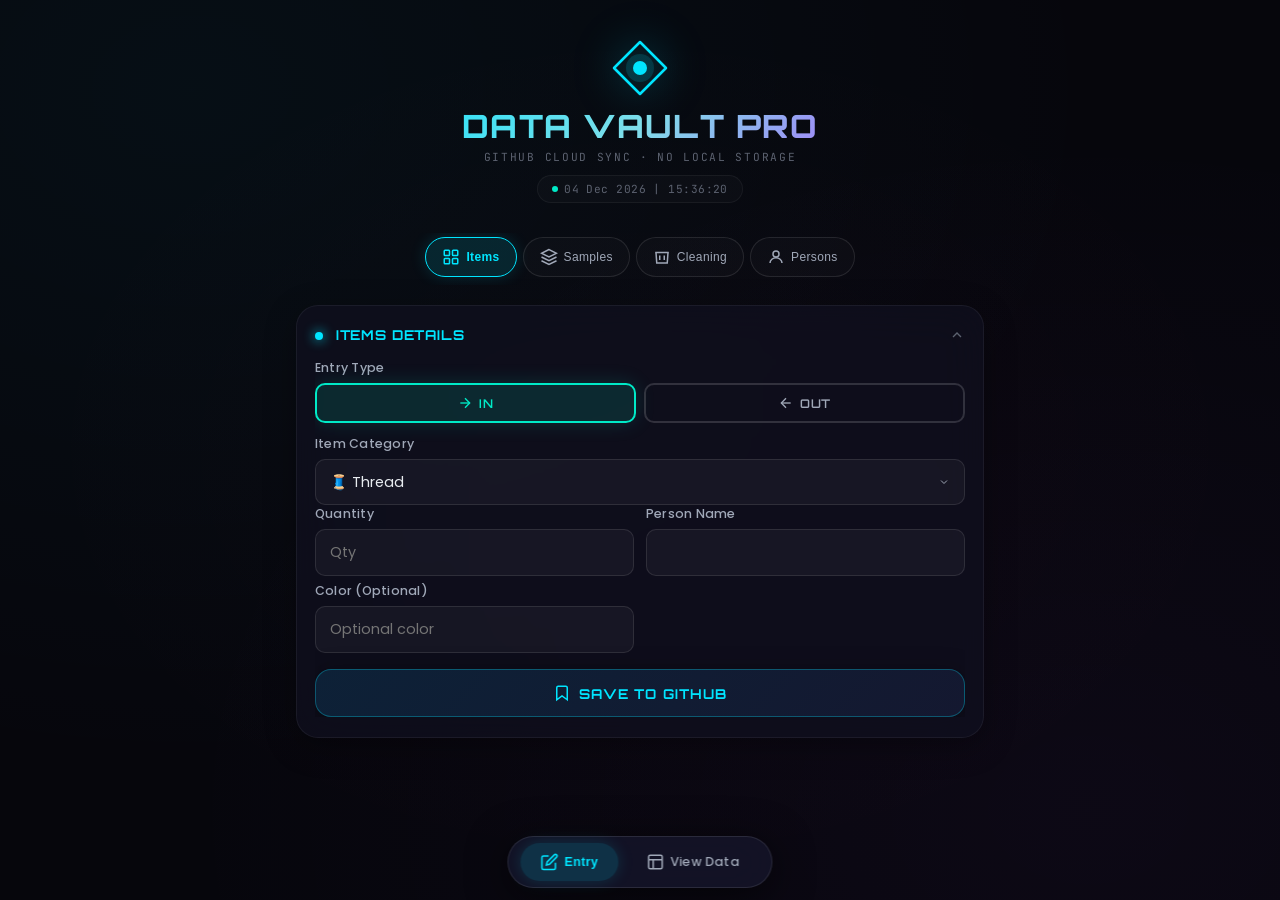
<file: index.html>
<!DOCTYPE html>
<html lang="en">
<head>
    <meta charset="UTF-8">
    <meta name="viewport" content="width=device-width, initial-scale=1.0">
    <title>DataVault Pro — GitHub Sync</title>
    <link rel="stylesheet" href="style.css">
    <link href="https://fonts.googleapis.com/css2?family=Orbitron:wght@400;500;600;700;800;900&family=Poppins:wght@300;400;500;600;700&family=JetBrains+Mono:wght@400;500;600&display=swap" rel="stylesheet">
</head>
<body>
    <div class="bg-particles" id="bgParticles"></div>
    <div class="toast-container" id="toastContainer"></div>

    <div class="app-container">
        <header class="app-header">
            <svg class="logo-icon" width="64" height="64" viewBox="0 0 64 64" fill="none">
                <path d="M32 6L58 32L32 58L6 32L32 6Z" stroke="url(#logoGrad)" stroke-width="2.5" stroke-linejoin="round"/>
                <circle cx="32" cy="32" r="14" fill="url(#logoGrad)" opacity="0.15"/>
                <circle cx="32" cy="32" r="7" fill="url(#logoGrad)"/>
                <defs>
                    <linearGradient id="logoGrad" x1="6" y1="6" x2="58" y2="58">
                        <stop offset="0%" stop-color="#00e5ff"/>
                        <stop offset="100%" stop-color="#b44dff"/>
                    </linearGradient>
                </defs>
            </svg>
            <h1>DATA VAULT PRO</h1>
            <p class="subtitle">GitHub Cloud Sync · No Local Storage</p>
            <div class="live-time-wrapper">
                <span class="timestamp-display" id="liveTimestamp">
                    <span class="live-dot"></span><span id="liveTimeText">--</span>
                </span>
            </div>
        </header>

        <nav class="category-tabs" id="categoryTabs">
            <button class="cat-tab active" data-cat="items">
                <svg width="18" height="18" viewBox="0 0 24 24" fill="none" stroke="currentColor" stroke-width="2"><rect x="3" y="3" width="7" height="7" rx="1"/><rect x="14" y="3" width="7" height="7" rx="1"/><rect x="3" y="14" width="7" height="7" rx="1"/><rect x="14" y="14" width="7" height="7" rx="1"/></svg>
                Items
            </button>
            <button class="cat-tab" data-cat="samples">
                <svg width="18" height="18" viewBox="0 0 24 24" fill="none" stroke="currentColor" stroke-width="2"><path d="M12 2L2 7l10 5 10-5-10-5z"/><path d="M2 17l10 5 10-5"/><path d="M2 12l10 5 10-5"/></svg>
                Samples
            </button>
            <button class="cat-tab" data-cat="cleaning">
                <svg width="18" height="18" viewBox="0 0 24 24" fill="none" stroke="currentColor" stroke-width="2"><path d="M3 6h18"/><path d="M4 6l1 14h14l1-14"/><path d="M9 10v6"/><path d="M15 10v6"/></svg>
                Cleaning
            </button>
            <button class="cat-tab" data-cat="persons">
                <svg width="18" height="18" viewBox="0 0 24 24" fill="none" stroke="currentColor" stroke-width="2"><circle cx="12" cy="8" r="4"/><path d="M4 20c0-4 4-7 8-7s8 3 8 7"/></svg>
                Persons
            </button>
        </nav>

        <div id="formContainer">
            <!-- Items Form (identical to previous, just using API) -->
            <div class="glass-card collapsible open" id="itemsForm">
                <div class="collapsible-header section-title" data-target="itemsBody">
                    <span><span class="icon-dot"></span> Items Details</span>
                    <svg class="chevron" width="16" height="16" viewBox="0 0 24 24" fill="none" stroke="currentColor" stroke-width="2"><polyline points="6 9 12 15 18 9"/></svg>
                </div>
                <div class="collapsible-body" id="itemsBody">
                    <label>Entry Type</label>
                    <div class="toggle-group" id="itemsInOut">
                        <button class="toggle-btn active-in" data-val="in">
                            <svg width="16" height="16" viewBox="0 0 24 24" fill="none" stroke="currentColor" stroke-width="2"><path d="M5 12h14"/><path d="M12 5l7 7-7 7"/></svg> IN
                        </button>
                        <button class="toggle-btn" data-val="out">
                            <svg width="16" height="16" viewBox="0 0 24 24" fill="none" stroke="currentColor" stroke-width="2"><path d="M5 12h14"/><path d="M12 19l-7-7 7-7"/></svg> OUT
                        </button>
                    </div>
                    <label>Item Category</label>
                    <select id="itemsSubCat">
                        <option value="thread">🧵 Thread</option>
                        <option value="cdSequence">💿 CD Sequence</option>
                        <option value="roleFussing">🔧 Role Fussing</option>
                        <option value="bobbin">🧶 Bobbin</option>
                        <option value="cone">📐 Cone</option>
                        <option value="colySequence">🎨 Coly Sequence</option>
                        <option value="otherItem">📦 Other Item</option>
                    </select>
                    <div id="itemsDynamicFields" class="dynamic-fields"></div>
                    <button class="btn-submit" id="btnSubmitItems">
                        <span class="btn-shimmer"></span>
                        <svg width="18" height="18" viewBox="0 0 24 24" fill="none" stroke="currentColor" stroke-width="2"><path d="M19 21l-7-5-7 5V5a2 2 0 0 1 2-2h10a2 2 0 0 1 2 2z"/></svg>
                        Save to GitHub
                    </button>
                </div>
            </div>

            <!-- Samples Form -->
            <div class="glass-card collapsible" id="samplesForm" style="display:none;">
                <div class="collapsible-header section-title" data-target="samplesBody">
                    <span><span class="icon-dot"></span> Sample Details</span>
                    <svg class="chevron" width="16" height="16" viewBox="0 0 24 24" fill="none" stroke="currentColor" stroke-width="2"><polyline points="6 9 12 15 18 9"/></svg>
                </div>
                <div class="collapsible-body" id="samplesBody">
                    <label>Entry Type</label>
                    <div class="toggle-group" id="samplesInOut">
                        <button class="toggle-btn active-in" data-val="in">
                            <svg width="16" height="16" viewBox="0 0 24 24" fill="none" stroke="currentColor" stroke-width="2"><path d="M5 12h14"/><path d="M12 5l7 7-7 7"/></svg> IN
                        </button>
                        <button class="toggle-btn" data-val="out">
                            <svg width="16" height="16" viewBox="0 0 24 24" fill="none" stroke="currentColor" stroke-width="2"><path d="M5 12h14"/><path d="M12 19l-7-7 7-7"/></svg> OUT
                        </button>
                    </div>
                    <div class="form-row">
                        <div><label>Sample Name</label><input type="text" id="sampleName" placeholder="e.g. Fabric-A1"></div>
                        <div><label>Sample Color</label><input type="text" id="sampleColor" placeholder="e.g. Navy Blue"></div>
                    </div>
                    <div class="form-row full">
                        <div><label>Person Name</label><input type="text" id="samplePerson" placeholder="Person name"></div>
                    </div>
                    <button class="btn-submit" id="btnSubmitSamples">
                        <span class="btn-shimmer"></span>
                        <svg width="18" height="18" viewBox="0 0 24 24" fill="none" stroke="currentColor" stroke-width="2"><path d="M19 21l-7-5-7 5V5a2 2 0 0 1 2-2h10a2 2 0 0 1 2 2z"/></svg>
                        Save to GitHub
                    </button>
                </div>
            </div>

            <!-- Cleaning Form -->
            <div class="glass-card collapsible" id="cleaningForm" style="display:none;">
                <div class="collapsible-header section-title" data-target="cleaningBody">
                    <span><span class="icon-dot"></span> Cleaning Details</span>
                    <svg class="chevron" width="16" height="16" viewBox="0 0 24 24" fill="none" stroke="currentColor" stroke-width="2"><polyline points="6 9 12 15 18 9"/></svg>
                </div>
                <div class="collapsible-body" id="cleaningBody">
                    <label>Entry Type</label>
                    <div class="toggle-group" id="cleaningInOut">
                        <button class="toggle-btn active-in" data-val="in">
                            <svg width="16" height="16" viewBox="0 0 24 24" fill="none" stroke="currentColor" stroke-width="2"><path d="M5 12h14"/><path d="M12 5l7 7-7 7"/></svg> IN (Returned)
                        </button>
                        <button class="toggle-btn" data-val="out">
                            <svg width="16" height="16" viewBox="0 0 24 24" fill="none" stroke="currentColor" stroke-width="2"><path d="M5 12h14"/><path d="M12 19l-7-7 7-7"/></svg> OUT (Sent)
                        </button>
                    </div>
                    <div class="form-row">
                        <div><label>Size (Guzz)</label><input type="text" id="cleaningSize" placeholder="e.g. 42"></div>
                        <div><label>Person Name</label><input type="text" id="cleaningPerson" placeholder="Person name"></div>
                    </div>
                    <button class="btn-submit" id="btnSubmitCleaning">
                        <span class="btn-shimmer"></span>
                        <svg width="18" height="18" viewBox="0 0 24 24" fill="none" stroke="currentColor" stroke-width="2"><path d="M19 21l-7-5-7 5V5a2 2 0 0 1 2-2h10a2 2 0 0 1 2 2z"/></svg>
                        Save to GitHub
                    </button>
                </div>
            </div>

            <!-- Persons Form -->
            <div class="glass-card collapsible" id="personsForm" style="display:none;">
                <div class="collapsible-header section-title" data-target="personsBody">
                    <span><span class="icon-dot"></span> Absent Person Details</span>
                    <svg class="chevron" width="16" height="16" viewBox="0 0 24 24" fill="none" stroke="currentColor" stroke-width="2"><polyline points="6 9 12 15 18 9"/></svg>
                </div>
                <div class="collapsible-body" id="personsBody">
                    <div class="form-row">
                        <div><label>Absent Person Name</label><input type="text" id="absentName" placeholder="Full name"></div>
                        <div><label>Reason (Optional)</label><input type="text" id="absentReason" placeholder="e.g. Sick leave"></div>
                    </div>
                    <button class="btn-submit" id="btnSubmitPersons">
                        <span class="btn-shimmer"></span>
                        <svg width="18" height="18" viewBox="0 0 24 24" fill="none" stroke="currentColor" stroke-width="2"><path d="M19 21l-7-5-7 5V5a2 2 0 0 1 2-2h10a2 2 0 0 1 2 2z"/></svg>
                        Save to GitHub
                    </button>
                </div>
            </div>
        </div>
    </div>

    <nav class="bottom-nav">
        <button class="nav-btn active" data-page="entry">
            <svg width="18" height="18" viewBox="0 0 24 24" fill="none" stroke="currentColor" stroke-width="2"><path d="M11 4H4a2 2 0 0 0-2 2v14a2 2 0 0 0 2 2h14a2 2 0 0 0 2-2v-7"/><path d="M18.5 2.5a2.121 2.121 0 0 1 3 3L12 15l-4 1 1-4 9.5-9.5z"/></svg>
            Entry
        </button>
        <a href="view.html" class="nav-btn">
            <svg width="18" height="18" viewBox="0 0 24 24" fill="none" stroke="currentColor" stroke-width="2"><rect x="3" y="3" width="18" height="18" rx="2"/><line x1="3" y1="9" x2="21" y2="9"/><line x1="9" y1="21" x2="9" y2="9"/></svg>
            View Data
        </a>
    </nav>

    <script src="script.js"></script>
</body>
</html>
</file>
<file: style.css>
:root {
    --bg-deep: #06060c;
    --bg-surface: #0c0c18;
    --bg-card: rgba(16, 16, 32, 0.7);
    --glass: rgba(255, 255, 255, 0.03);
    --glass-border: rgba(255, 255, 255, 0.06);
    --glass-hover: rgba(255, 255, 255, 0.08);
    --accent-cyan: #00e5ff;
    --accent-purple: #b44dff;
    --accent-pink: #ff3d7f;
    --accent-teal: #00eac7;
    --accent-gold: #ffb74d;
    --text-primary: #e8ecf1;
    --text-secondary: #a0a8b8;
    --text-muted: #5c6270;
    --radius-sm: 10px;
    --radius-md: 16px;
    --radius-lg: 22px;
    --transition-smooth: cubic-bezier(0.4, 0, 0.2, 1);
}

* {
    margin: 0;
    padding: 0;
    box-sizing: border-box;
}
html {
    scroll-behavior: smooth;
    font-size: 16px;
}
body {
    font-family: 'Poppins', sans-serif;
    background: var(--bg-deep);
    color: var(--text-primary);
    min-height: 100vh;
    overflow-x: hidden;
    -webkit-tap-highlight-color: transparent;
    background-image:
        radial-gradient(ellipse at 15% 10%, rgba(0,229,255,0.04) 0%, transparent 60%),
        radial-gradient(ellipse at 85% 90%, rgba(180,77,255,0.04) 0%, transparent 60%),
        radial-gradient(ellipse at 50% 50%, rgba(255,61,127,0.02) 0%, transparent 70%);
    background-attachment: fixed;
}

/* Particles */
.bg-particles {
    position: fixed;
    top: 0;
    left: 0;
    width: 100%;
    height: 100%;
    pointer-events: none;
    z-index: 0;
    overflow: hidden;
}
.particle {
    position: absolute;
    border-radius: 50%;
    animation: floatUp linear infinite;
    opacity: 0;
}
@keyframes floatUp {
    0% { transform: translateY(105vh) scale(0); opacity: 0; }
    10% { opacity: 1; }
    90% { opacity: 0.5; }
    100% { transform: translateY(-10vh) scale(1.4); opacity: 0; }
}

/* App Container */
.app-container {
    position: relative;
    z-index: 1;
    max-width: 720px;
    margin: 0 auto;
    padding: 12px 16px 100px;
    display: flex;
    flex-direction: column;
    gap: 20px;
}

/* Header */
.app-header {
    text-align: center;
    padding: 24px 16px 10px;
}
.logo-icon {
    display: block;
    margin: 0 auto 6px;
    animation: pulseGlow 3s ease-in-out infinite;
    filter: drop-shadow(0 0 20px rgba(0,229,255,0.5));
}
@keyframes pulseGlow {
    0%, 100% { filter: drop-shadow(0 0 20px rgba(0,229,255,0.5)); }
    50% { filter: drop-shadow(0 0 40px rgba(180,77,255,0.7)); }
}
.app-header h1 {
    font-family: 'Orbitron', sans-serif;
    font-size: clamp(1.5rem, 5vw, 2rem);
    font-weight: 800;
    letter-spacing: 0.04em;
    background: linear-gradient(135deg, var(--accent-cyan), #80deea, var(--accent-purple));
    -webkit-background-clip: text;
    -webkit-text-fill-color: transparent;
    background-clip: text;
    margin-bottom: 4px;
}
.subtitle {
    font-family: 'JetBrains Mono', monospace;
    font-size: 0.7rem;
    letter-spacing: 0.15em;
    color: var(--text-muted);
    text-transform: uppercase;
}
.live-time-wrapper {
    margin-top: 10px;
}
.timestamp-display {
    font-family: 'JetBrains Mono', monospace;
    font-size: 0.7rem;
    color: var(--text-muted);
    padding: 6px 14px;
    background: rgba(255,255,255,0.02);
    border-radius: 20px;
    letter-spacing: 0.04em;
    display: inline-flex;
    align-items: center;
    gap: 6px;
    border: 1px solid rgba(255,255,255,0.05);
}
.live-dot {
    width: 6px;
    height: 6px;
    border-radius: 50%;
    background: var(--accent-teal);
    animation: pulseDot 1.5s ease-in-out infinite;
}
@keyframes pulseDot {
    0%, 100% { box-shadow: 0 0 8px var(--accent-teal); }
    50% { box-shadow: 0 0 16px var(--accent-teal), 0 0 24px rgba(0,234,199,0.4); }
}

/* Glass Card */
.glass-card {
    background: var(--bg-card);
    backdrop-filter: blur(20px);
    -webkit-backdrop-filter: blur(20px);
    border: 1px solid var(--glass-border);
    border-radius: var(--radius-lg);
    padding: 20px 18px;
    transition: all 0.35s var(--transition-smooth);
    box-shadow: 0 8px 32px rgba(0,0,0,0.3);
}
.glass-card:hover {
    border-color: rgba(255,255,255,0.12);
    box-shadow: 0 8px 40px rgba(0,0,0,0.45), 0 0 30px rgba(0,229,255,0.1);
}

/* Section Title */
.section-title {
    font-family: 'Orbitron', sans-serif;
    font-weight: 700;
    font-size: 0.85rem;
    letter-spacing: 0.06em;
    text-transform: uppercase;
    color: var(--accent-cyan);
    margin-bottom: 16px;
    display: flex;
    align-items: center;
    justify-content: space-between;
    cursor: pointer;
    user-select: none;
}
.icon-dot {
    width: 8px;
    height: 8px;
    border-radius: 50%;
    background: var(--accent-cyan);
    box-shadow: 0 0 12px var(--accent-cyan);
    animation: pulseDot 2s ease-in-out infinite;
    margin-right: 8px;
    display: inline-block;
}
.chevron {
    transition: transform 0.3s var(--transition-smooth);
    color: var(--text-muted);
}
.collapsible.open .chevron {
    transform: rotate(180deg);
}
.collapsible-body {
    overflow: hidden;
    transition: max-height 0.4s var(--transition-smooth), opacity 0.3s;
    max-height: 0;
    opacity: 0;
}
.collapsible.open .collapsible-body {
    max-height: 2000px;
    opacity: 1;
}

/* Form Elements */
label {
    display: block;
    font-weight: 500;
    font-size: 0.78rem;
    color: var(--text-secondary);
    margin-bottom: 6px;
    letter-spacing: 0.02em;
}
input[type="text"],
input[type="number"],
select,
textarea {
    width: 100%;
    padding: 12px 14px;
    font-family: 'Poppins', sans-serif;
    font-size: 0.9rem;
    background: rgba(255,255,255,0.04);
    border: 1px solid rgba(255,255,255,0.1);
    border-radius: var(--radius-sm);
    color: var(--text-primary);
    transition: all 0.3s var(--transition-smooth);
    outline: none;
}
input:focus,
select:focus,
textarea:focus {
    border-color: var(--accent-cyan);
    box-shadow: 0 0 0 3px rgba(0,229,255,0.08);
    background: rgba(255,255,255,0.06);
}
select {
    appearance: none;
    -webkit-appearance: none;
    background-image: url("data:image/svg+xml,%3Csvg xmlns='http://www.w3.org/2000/svg' width='12' height='12' viewBox='0 0 24 24' fill='none' stroke='%23a0a8b8' stroke-width='2'%3E%3Cpath d='M6 9l6 6 6-6'/%3E%3C/svg%3E");
    background-repeat: no-repeat;
    background-position: right 14px center;
    padding-right: 40px;
    cursor: pointer;
}
select option {
    background: #1a1a2e;
    color: #e8ecf1;
}

/* Toggle Group */
.toggle-group {
    display: flex;
    gap: 8px;
    margin-bottom: 12px;
}
.toggle-btn {
    flex: 1;
    padding: 10px 12px;
    font-family: 'Orbitron', sans-serif;
    font-weight: 600;
    font-size: 0.75rem;
    letter-spacing: 0.05em;
    text-transform: uppercase;
    border-radius: var(--radius-sm);
    border: 2px solid rgba(255,255,255,0.15);
    background: transparent;
    color: var(--text-secondary);
    cursor: pointer;
    transition: all 0.3s var(--transition-smooth);
    display: flex;
    align-items: center;
    justify-content: center;
    gap: 6px;
}
.toggle-btn.active-in {
    background: rgba(0,234,199,0.12);
    border-color: var(--accent-teal);
    color: var(--accent-teal);
    box-shadow: 0 0 20px rgba(0,234,199,0.15);
}
.toggle-btn.active-out {
    background: rgba(255,61,127,0.12);
    border-color: var(--accent-pink);
    color: var(--accent-pink);
    box-shadow: 0 0 20px rgba(255,61,127,0.15);
}

/* Category Tabs */
.category-tabs {
    display: flex;
    gap: 6px;
    overflow-x: auto;
    padding: 4px 0 8px;
    justify-content: center;
    flex-wrap: wrap;
    scrollbar-width: none;
}
.category-tabs::-webkit-scrollbar { display: none; }
.cat-tab {
    white-space: nowrap;
    padding: 10px 16px;
    font-weight: 500;
    font-size: 0.75rem;
    letter-spacing: 0.03em;
    border-radius: 25px;
    border: 1px solid rgba(255,255,255,0.1);
    background: rgba(255,255,255,0.02);
    color: var(--text-secondary);
    cursor: pointer;
    transition: all 0.3s var(--transition-smooth);
    display: flex;
    align-items: center;
    gap: 6px;
}
.cat-tab.active {
    background: rgba(0,229,255,0.12);
    border-color: var(--accent-cyan);
    color: var(--accent-cyan);
    box-shadow: 0 0 16px rgba(0,229,255,0.15);
    font-weight: 600;
}
.tab-icon {
    flex-shrink: 0;
}

/* Submit Button */
.btn-submit {
    width: 100%;
    padding: 14px;
    font-family: 'Orbitron', sans-serif;
    font-weight: 700;
    font-size: 0.85rem;
    letter-spacing: 0.08em;
    text-transform: uppercase;
    border-radius: var(--radius-md);
    border: none;
    cursor: pointer;
    background: linear-gradient(135deg, #0d2137, #141830);
    color: var(--accent-cyan);
    position: relative;
    overflow: hidden;
    transition: all 0.4s var(--transition-smooth);
    border: 1px solid rgba(0,229,255,0.3);
    box-shadow: 0 4px 24px rgba(0,0,0,0.4);
    display: flex;
    align-items: center;
    justify-content: center;
    gap: 8px;
    margin-top: 16px;
}
.btn-submit:hover {
    background: linear-gradient(135deg, #0f2945, #1a1e3a);
    border-color: var(--accent-cyan);
    box-shadow: 0 6px 35px rgba(0,229,255,0.25);
    transform: translateY(-2px);
}
.btn-submit:active {
    transform: scale(0.97);
}
.btn-shimmer {
    position: absolute;
    top: 0;
    left: -100%;
    width: 100%;
    height: 100%;
    background: linear-gradient(90deg, transparent, rgba(255,255,255,0.06), transparent);
    animation: shimmer 2.5s infinite;
}
@keyframes shimmer {
    0% { left: -100%; }
    100% { left: 100%; }
}

/* Form Grid */
.form-row {
    display: grid;
    grid-template-columns: 1fr 1fr;
    gap: 12px;
    margin-bottom: 6px;
}
.form-row.full { grid-template-columns: 1fr; }

/* Toast */
.toast-container {
    position: fixed;
    top: 20px;
    right: 20px;
    z-index: 9999;
    display: flex;
    flex-direction: column;
    gap: 8px;
    pointer-events: none;
}
.toast {
    padding: 12px 20px;
    border-radius: var(--radius-sm);
    font-weight: 500;
    font-size: 0.82rem;
    letter-spacing: 0.02em;
    animation: slideIn 0.4s var(--transition-smooth), fadeOut 0.4s 2.6s forwards;
    pointer-events: auto;
    backdrop-filter: blur(16px);
    -webkit-backdrop-filter: blur(16px);
    border: 1px solid rgba(255,255,255,0.1);
}
.toast.success {
    background: rgba(0,234,199,0.2);
    color: #00eac7;
    border-color: rgba(0,234,199,0.3);
}
.toast.error {
    background: rgba(255,61,127,0.2);
    color: #ff6b8a;
    border-color: rgba(255,61,127,0.3);
}
@keyframes slideIn {
    from { transform: translateX(120%); opacity: 0; }
    to { transform: translateX(0); opacity: 1; }
}
@keyframes fadeOut {
    from { opacity: 1; }
    to { opacity: 0; transform: translateY(-10px); }
}

/* Bottom Nav */
.bottom-nav {
    position: fixed;
    bottom: 12px;
    left: 50%;
    transform: translateX(-50%);
    z-index: 100;
    display: flex;
    gap: 8px;
    background: rgba(20,20,40,0.9);
    backdrop-filter: blur(24px);
    -webkit-backdrop-filter: blur(24px);
    border-radius: 30px;
    padding: 6px 12px;
    border: 1px solid rgba(255,255,255,0.1);
    box-shadow: 0 8px 40px rgba(0,0,0,0.6);
}
.nav-btn {
    padding: 10px 20px;
    border-radius: 25px;
    font-weight: 500;
    font-size: 0.78rem;
    letter-spacing: 0.03em;
    background: transparent;
    border: none;
    color: var(--text-secondary);
    cursor: pointer;
    transition: all 0.3s var(--transition-smooth);
    display: flex;
    align-items: center;
    gap: 6px;
    text-decoration: none;
}
.nav-btn.active {
    background: rgba(0,229,255,0.15);
    color: var(--accent-cyan);
    font-weight: 600;
    box-shadow: 0 0 16px rgba(0,229,255,0.15);
}

/* Responsive */
@media (max-width: 480px) {
    .form-row { grid-template-columns: 1fr; }
    .toggle-group { flex-direction: column; }
    .bottom-nav { bottom: 8px; padding: 4px 6px; gap: 4px; }
    .nav-btn { padding: 8px 14px; font-size: 0.7rem; }
    .app-container { padding: 8px 10px 90px; }
}
</file>
